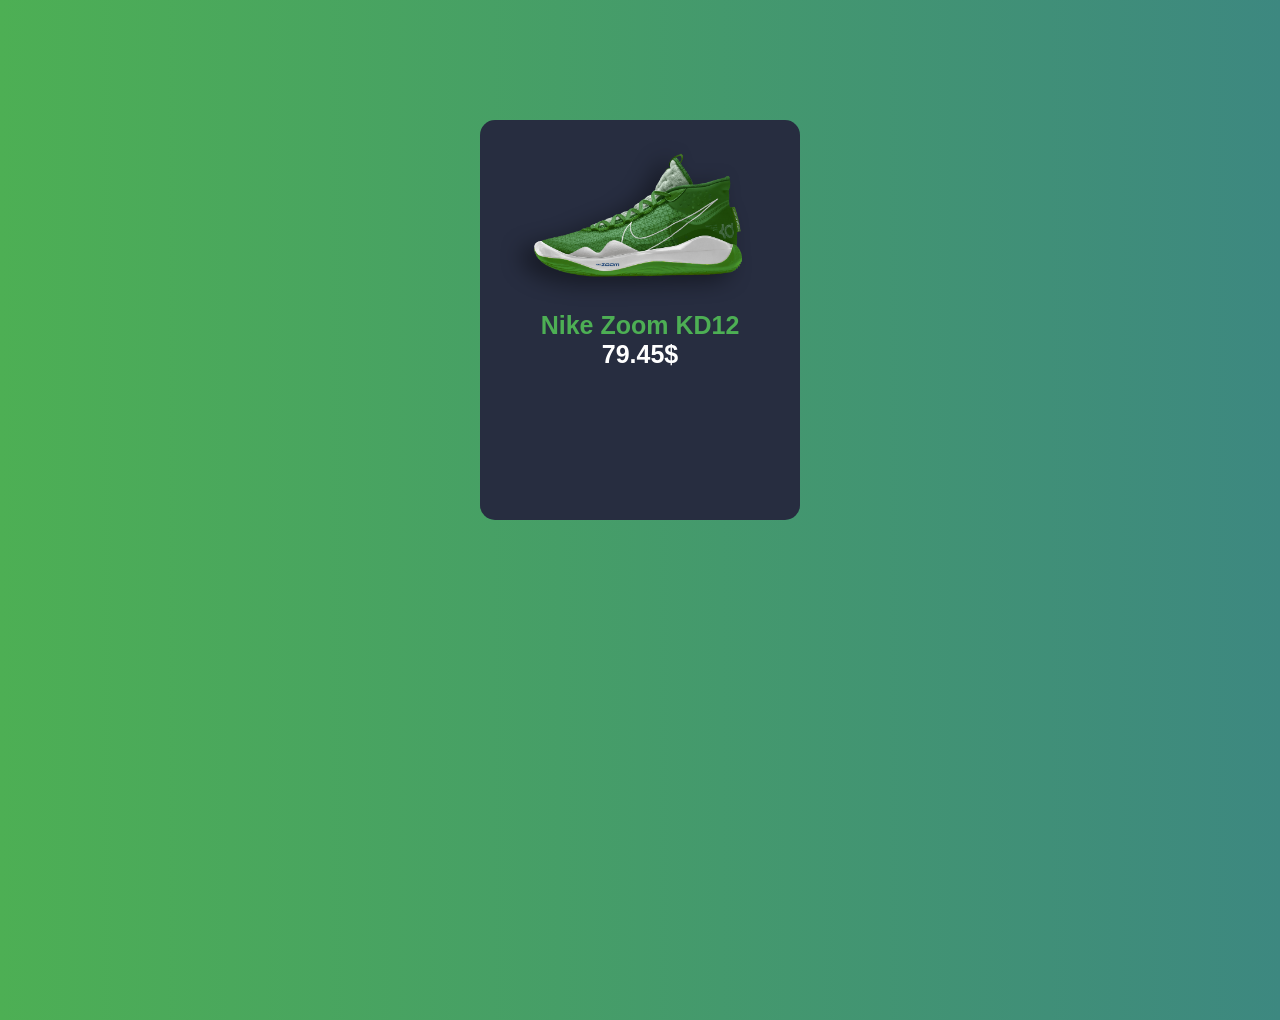
<file: Day1/index.html>
<!DOCTYPE html>
<html lang="en">
<head>
    <meta charset="UTF-8">
    <meta name="viewport" content="width=device-width, initial-scale=1.0">
    <link rel="stylesheet" href="assets/style.css">
    <!-- Box icons -->
    <link href='https://cdn.boxicons.com/fonts/basic/boxicons.min.css' rel='stylesheet'>
    <title>Day 1 | Product Card</title>
</head>
<body>
    <div class="card">
        <div class="card_heart">
            <i class='bx  bx-heart'></i> 
        </div>
        <div class="card_cart">
            <i class='bx  bx-cart'></i> 
        </div>
        <div class="card_img">
            <img src="./assets/image/NikeZoomKD12.png" alt="">
        </div>
        <div class="card_title">
            Nike Zoom KD12
        </div>
        <div class="card_price">
            79.45$
        </div>
        <div class="card_size">
            <h3>Size:</h3>
            <span>6</span>
            <span>7</span>
            <span>8</span>
            <span>9</span>
        </div>
        <div class="card_color">
            <h3>Color:</h3>
            <span class="card_color_green"></span>
            <span class="card_color_red"></span>
            <span class="card_color_black"></span>
        </div>
        <div class="card_action">
            <button class="card_buy">Buy Now</button>
            <button class="card_add">Add to Cart</button>
        </div>
    </div>
</body>
</html>
</file>
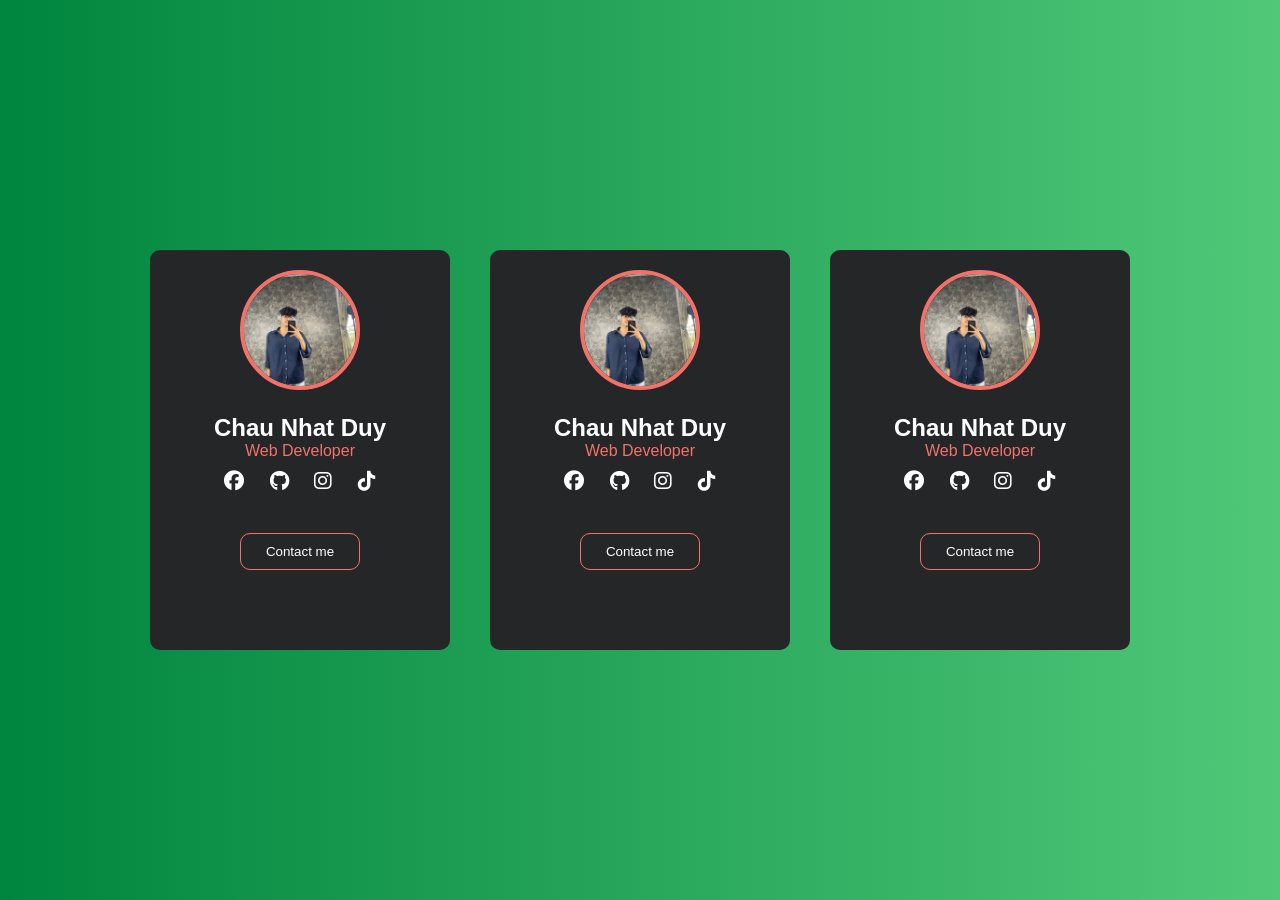
<file: Day2/index.html>
<!DOCTYPE html>
<html lang="en">
<head>
    <meta charset="UTF-8">
    <meta name="viewport" content="width=device-width, initial-scale=1.0">
    <title>Day 2 | Profile Card</title>
    <link rel="stylesheet" href="./assets/style.css">
    <link rel="stylesheet" href="./assets/icon/fontawesome-free-6.7.2-web/fontawesome-free-6.7.2-web/css/all.css">
    <link rel="icon" href="./assets/images/dyudev_selfie_1.jpg">
</head>
<body>
    <div class="profile_card">
        <img src="./assets/images/dyudev_selfie_1.jpg" alt="" class="img_avt">
        <h2 class="name">Chau Nhat Duy</h2>
        <p class="job">Web Developer</p>
        <div class="social_list">
            <a href="https://www.facebook.com/nDyu.InTechVN/" class="social_item">
                <i class="fa-brands fa-facebook"></i>
            </a>
            <a href="https://github.com/ndyudev" class="social_item">
                <i class="fa-brands fa-github"></i>
            </a>
            <a href="https://www.instagram.com/_nhyuh.ndyut_/" class="social_item">
                <i class="fa-brands fa-instagram"></i>
            </a>
            <a href="https://www.tiktok.com/@_ntdyuha.awhc_" class="social_item">
                <i class="fa-brands fa-tiktok"></i>
            </a>
        </div>
        <button>Contact me</button>
    </div>

    <div class="profile_card">
        <img src="./assets/images/dyudev_selfie_1.jpg" alt="" class="img_avt">
        <h2 class="name">Chau Nhat Duy</h2>
        <p class="job">Web Developer</p>
        <div class="social_list">
            <a href="https://www.facebook.com/nDyu.InTechVN/" class="social_item">
                <i class="fa-brands fa-facebook"></i>
            </a>
            <a href="https://github.com/ndyudev" class="social_item">
                <i class="fa-brands fa-github"></i>
            </a>
            <a href="https://www.instagram.com/_nhyuh.ndyut_/" class="social_item">
                <i class="fa-brands fa-instagram"></i>
            </a>
            <a href="https://www.tiktok.com/@_ntdyuha.awhc_" class="social_item">
                <i class="fa-brands fa-tiktok"></i>
            </a>
        </div>
        <button>Contact me</button>
    </div>

    <div class="profile_card">
        <img src="./assets/images/dyudev_selfie_1.jpg" alt="" class="img_avt">
        <h2 class="name">Chau Nhat Duy</h2>
        <p class="job">Web Developer</p>
        <div class="social_list">
            <a href="https://www.facebook.com/nDyu.InTechVN/" class="social_item">
                <i class="fa-brands fa-facebook"></i>
            </a>
            <a href="https://github.com/ndyudev" class="social_item">
                <i class="fa-brands fa-github"></i>
            </a>
            <a href="https://www.instagram.com/_nhyuh.ndyut_/" class="social_item">
                <i class="fa-brands fa-instagram"></i>
            </a>
            <a href="https://www.tiktok.com/@_ntdyuha.awhc_" class="social_item">
                <i class="fa-brands fa-tiktok"></i>
            </a>
        </div>
        <button>Contact me</button>
    </div>
</body>
</html>
</file>
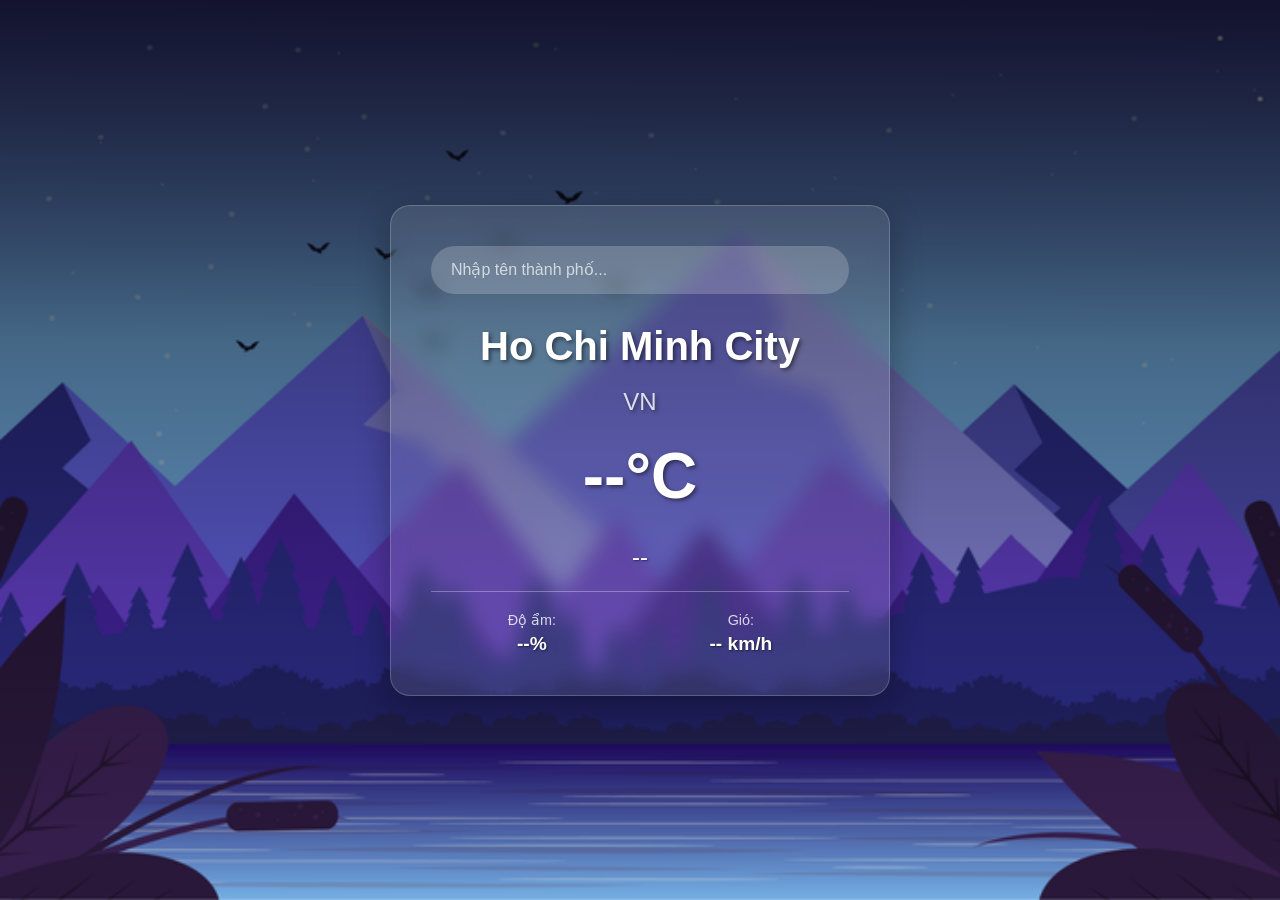
<file: Day9/index.html>
<!DOCTYPE html>
<html lang="en">
<head>
    <meta charset="UTF-8">
    <meta name="viewport" content="width=device-width, initial-scale=1.0">
    <title>Day 9 | Weather App</title>
    <link rel="stylesheet" href="./assets/css/style.css">
</head>
<body>
    <div class="weather-container">
        <input type="text" class="search" placeholder="Nhập tên thành phố...">
        <div class="content">
            <h1 class="capital">
                <span class="city">Ho Chi Minh City</span>
                <span class="country">VN</span>
            </h1>
            <div class="nhietdo">--°C</div>
            <div class="weather-info">
                <div class="weather-desc">--</div>
                <div class="weather-details">
                    <div class="humidity">
                        <span class="label">Độ ẩm:</span>
                        <span class="value">--%</span>
                    </div>
                    <div class="wind">
                        <span class="label">Gió:</span>
                        <span class="value">-- km/h</span>
                    </div>
                </div>
            </div>
        </div>
    </div>
    <script src="./js/main.js"></script>
</body>
</html>
</file>
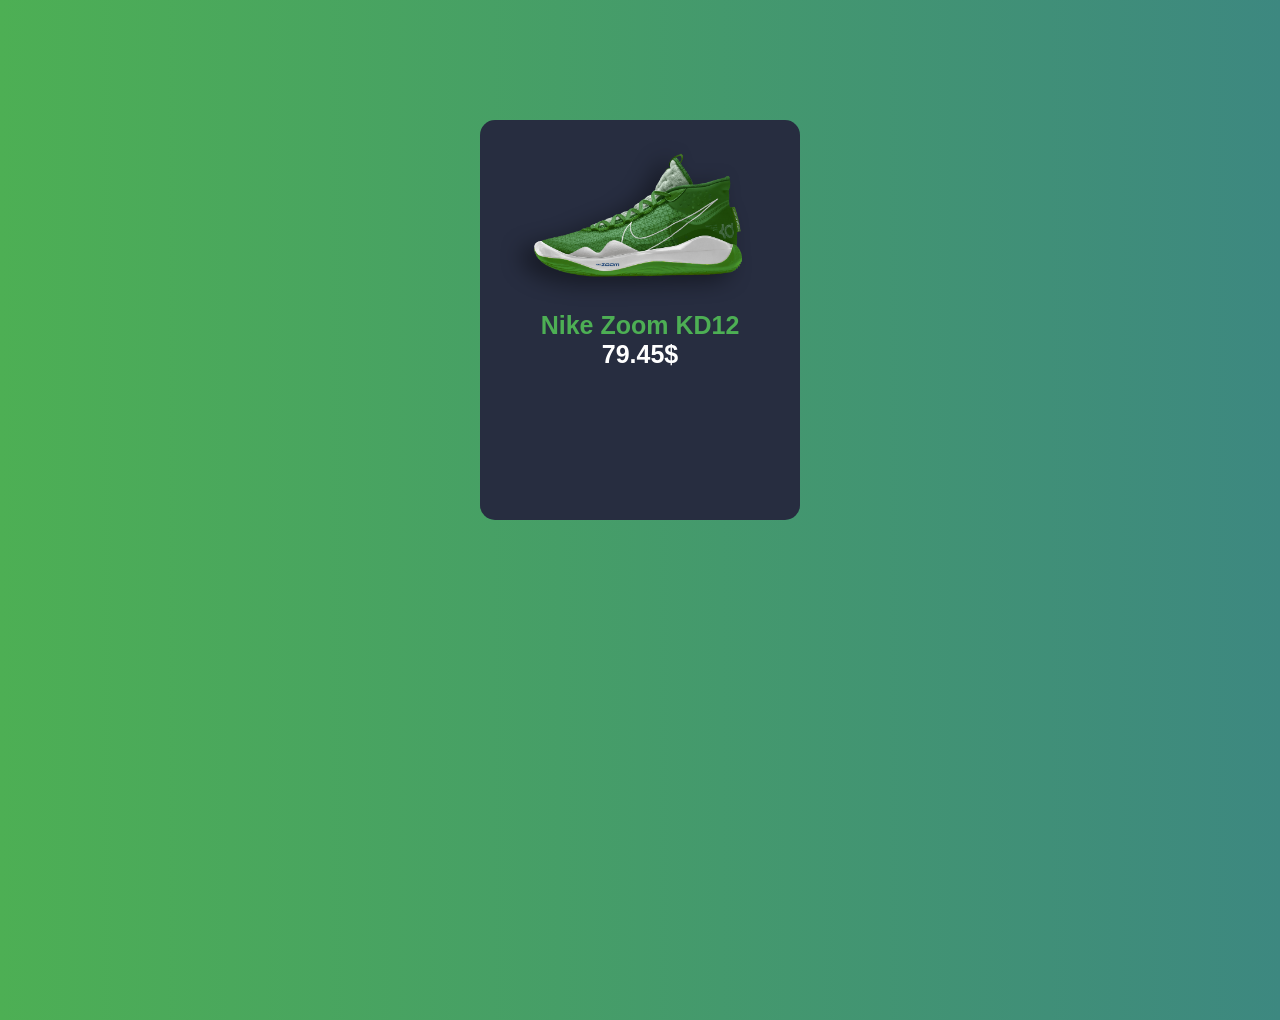
<file: Day1/day1.html>
<!-- Day 1 - Product Card | File: day1.html -->
<!DOCTYPE html>
<html lang="en">
<head>
    <meta charset="UTF-8">
    <meta name="viewport" content="width=device-width, initial-scale=1.0">
    <link rel="stylesheet" href="./assets/style.css">
    <!-- Box icons -->
    <link href='https://cdn.boxicons.com/fonts/basic/boxicons.min.css' rel='stylesheet'>
    <title>Day 1 | Product Card</title>
</head>
<body>
    <div class="card">
        <div class="card_heart">
            <i class='bx  bx-heart'></i> 
        </div>
        <div class="card_cart">
            <i class='bx  bx-cart'></i> 
        </div>
        <div class="card_img">
            <img src="./assets/image/NikeZoomKD12.png" alt="">
        </div>
        <div class="card_title">
            Nike Zoom KD12
        </div>
        <div class="card_price">
            79.45$
        </div>
        <div class="card_size">
            <h3>Size:</h3>
            <span>6</span>
            <span>7</span>
            <span>8</span>
            <span>9</span>
        </div>
        <div class="card_color">
            <h3>Color:</h3>
            <span class="card_color_green"></span>
            <span class="card_color_red"></span>
            <span class="card_color_black"></span>
        </div>
        <div class="card_action">
            <button class="card_buy">Buy Now</button>
            <button class="card_add">Add to Cart</button>
        </div>
    </div>
</body>
</html>
</file>
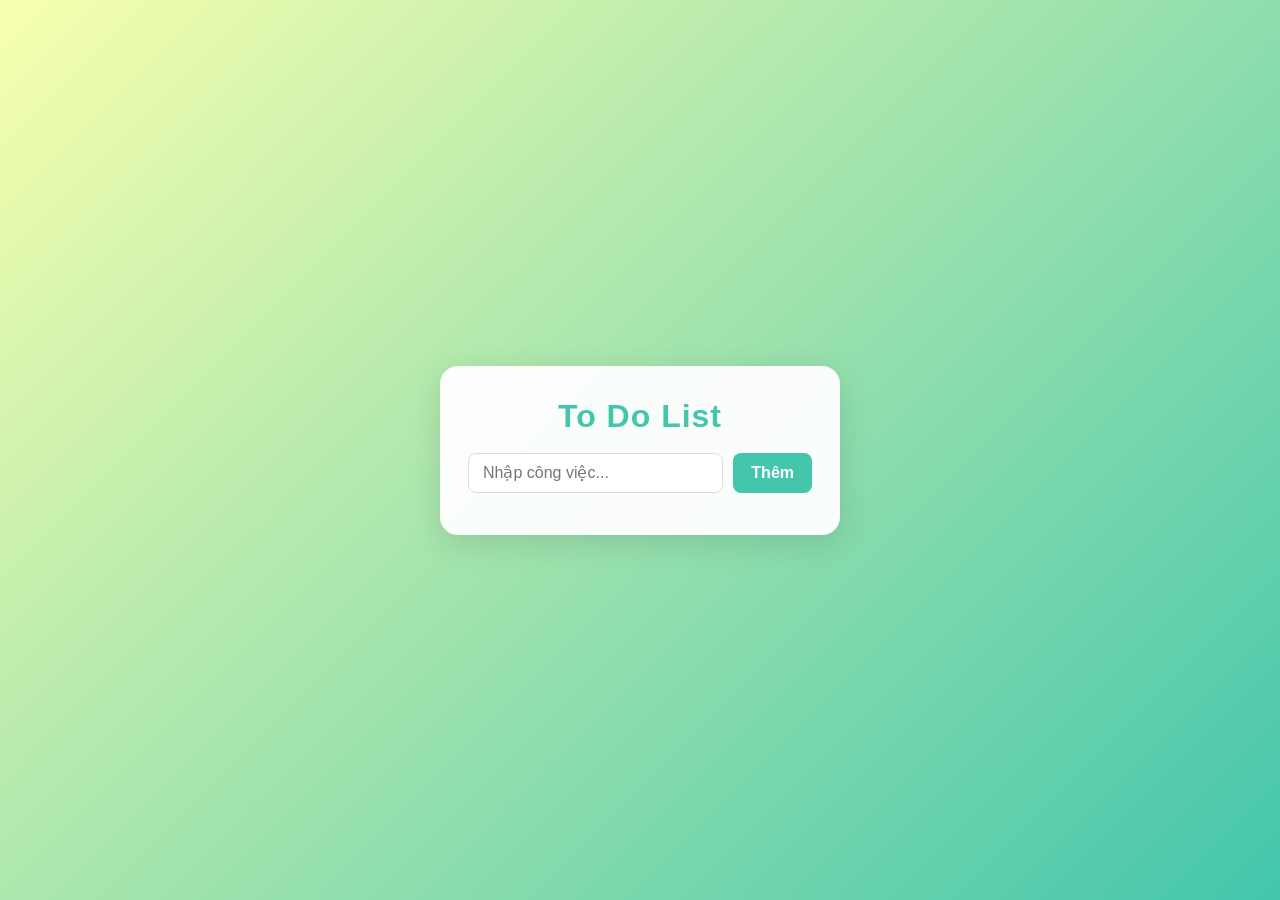
<file: Day10/day10.html>
<!DOCTYPE html>
<html lang="en">
<head>
    <meta charset="UTF-8">
    <meta name="viewport" content="width=device-width, initial-scale=1.0">
    <title>Day 10 | To Do List</title>
    <link rel="stylesheet" href="./assets/css/style.css">
</head>
<body>
    <div class="todo-container">
        <h1>To Do List</h1>
        <div class="todo-input">
            <input type="text" id="todo-input" placeholder="Nhập công việc...">
            <button id="add-btn">Thêm</button>
        </div>
        <ul id="todo-list"></ul>
    </div>
    <script src="./js/main.js"></script>
</body>
</html>
</file>
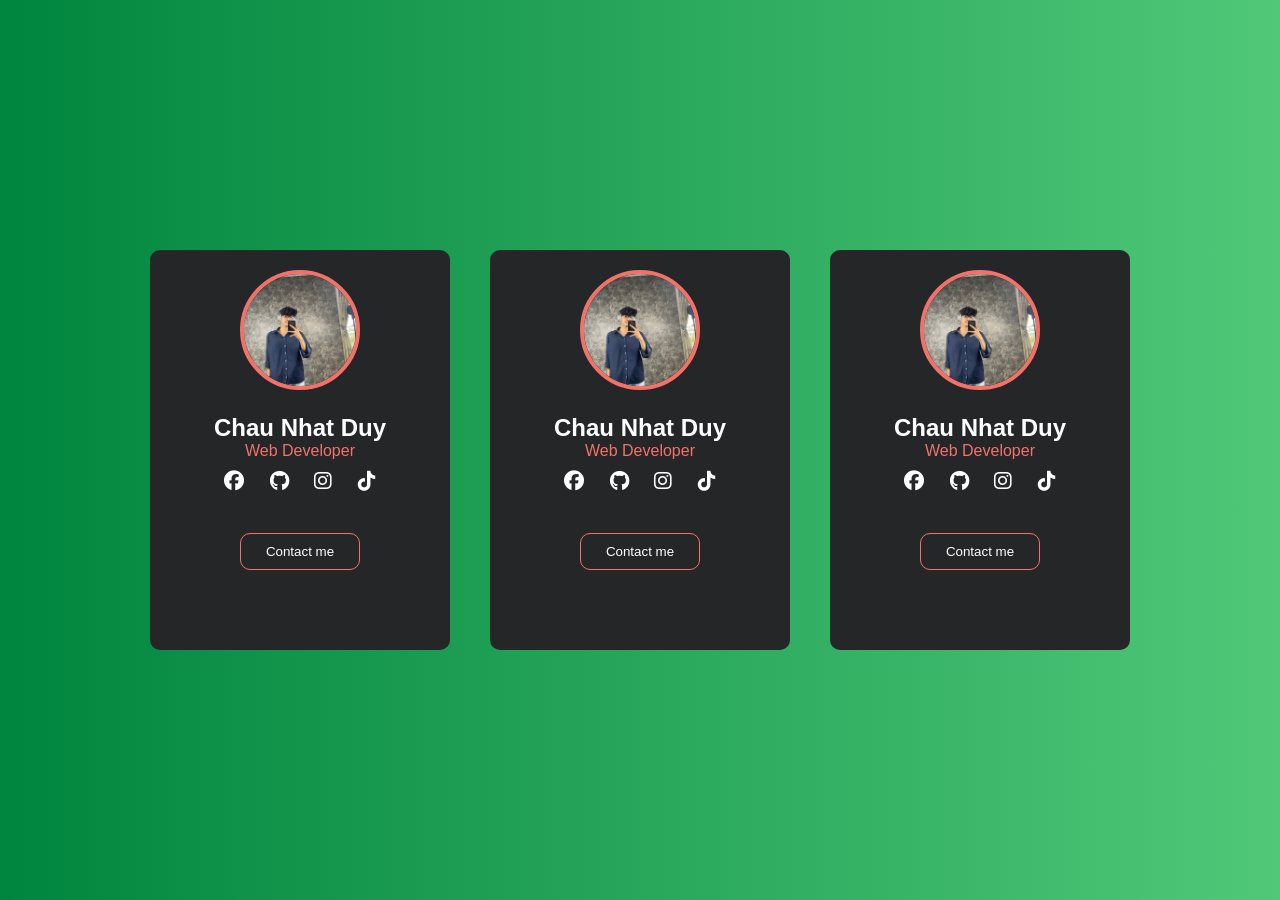
<file: Day2/day2.html>
<!-- Day 2 - Profile Card | File: day2.html -->
<!DOCTYPE html>
<html lang="en">
<head>
    <meta charset="UTF-8">
    <meta name="viewport" content="width=device-width, initial-scale=1.0">
    <title>Day 2 | Profile Card</title>
    <link rel="stylesheet" href="./assets/style.css">
    <link rel="stylesheet" href="./assets/icon/fontawesome-free-6.7.2-web/fontawesome-free-6.7.2-web/css/all.css">
    <link rel="icon" href="./assets/images/dyudev_selfie_1.jpg">
</head>
<body>
    <div class="profile_card">
        <img src="./assets/images/dyudev_selfie_1.jpg" alt="" class="img_avt">
        <h2 class="name">Chau Nhat Duy</h2>
        <p class="job">Web Developer</p>
        <div class="social_list">
            <a href="https://www.facebook.com/nDyu.InTechVN/" class="social_item">
                <i class="fa-brands fa-facebook"></i>
            </a>
            <a href="https://github.com/ndyudev" class="social_item">
                <i class="fa-brands fa-github"></i>
            </a>
            <a href="https://www.instagram.com/_nhyuh.ndyut_/" class="social_item">
                <i class="fa-brands fa-instagram"></i>
            </a>
            <a href="https://www.tiktok.com/@_ntdyuha.awhc_" class="social_item">
                <i class="fa-brands fa-tiktok"></i>
            </a>
        </div>
        <button>Contact me</button>
    </div>

    <div class="profile_card">
        <img src="./assets/images/dyudev_selfie_1.jpg" alt="" class="img_avt">
        <h2 class="name">Chau Nhat Duy</h2>
        <p class="job">Web Developer</p>
        <div class="social_list">
            <a href="https://www.facebook.com/nDyu.InTechVN/" class="social_item">
                <i class="fa-brands fa-facebook"></i>
            </a>
            <a href="https://github.com/ndyudev" class="social_item">
                <i class="fa-brands fa-github"></i>
            </a>
            <a href="https://www.instagram.com/_nhyuh.ndyut_/" class="social_item">
                <i class="fa-brands fa-instagram"></i>
            </a>
            <a href="https://www.tiktok.com/@_ntdyuha.awhc_" class="social_item">
                <i class="fa-brands fa-tiktok"></i>
            </a>
        </div>
        <button>Contact me</button>
    </div>

    <div class="profile_card">
        <img src="./assets/images/dyudev_selfie_1.jpg" alt="" class="img_avt">
        <h2 class="name">Chau Nhat Duy</h2>
        <p class="job">Web Developer</p>
        <div class="social_list">
            <a href="https://www.facebook.com/nDyu.InTechVN/" class="social_item">
                <i class="fa-brands fa-facebook"></i>
            </a>
            <a href="https://github.com/ndyudev" class="social_item">
                <i class="fa-brands fa-github"></i>
            </a>
            <a href="https://www.instagram.com/_nhyuh.ndyut_/" class="social_item">
                <i class="fa-brands fa-instagram"></i>
            </a>
            <a href="https://www.tiktok.com/@_ntdyuha.awhc_" class="social_item">
                <i class="fa-brands fa-tiktok"></i>
            </a>
        </div>
        <button>Contact me</button>
    </div>
</body>
</html>
</file>
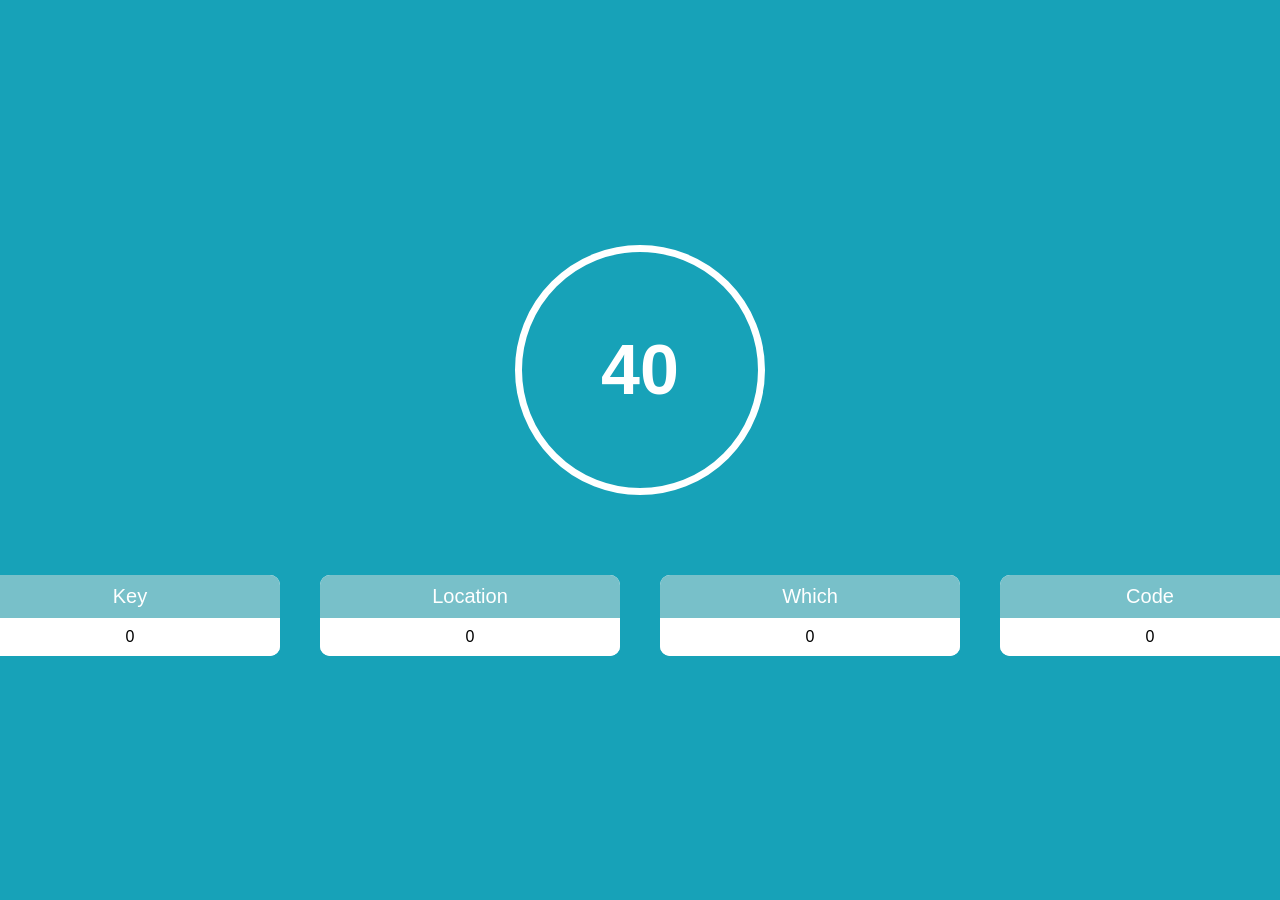
<file: Day6/day6.html>
<!DOCTYPE html>
<html lang="en">
<head>
    <meta charset="UTF-8">
    <meta name="viewport" content="width=device-width, initial-scale=1.0">
    <title>Day 6 | Key Down Event</title>
    <link rel="stylesheet" href="./assets/css/style.css">
</head>
<body>
    <button class="alert hide">Press any key</button>
    <div class="box">
        <div class="result">40</div>
        <div class="detail">
            <div class="card key">
                <p>Key</p>
                <p>0</p>
            </div>
            <div class="card location">
                <p>Location</p>
                <p>0</p>
            </div>
            <div class="card which">
                <p>Which</p>
                <p>0</p>
            </div>
            <div class="card code">
                <p>Code</p>
                <p>0</p>
            </div>
        </div>
    </div>
    <script src="./js/main.js"></script>
</body>
</html>
</file>
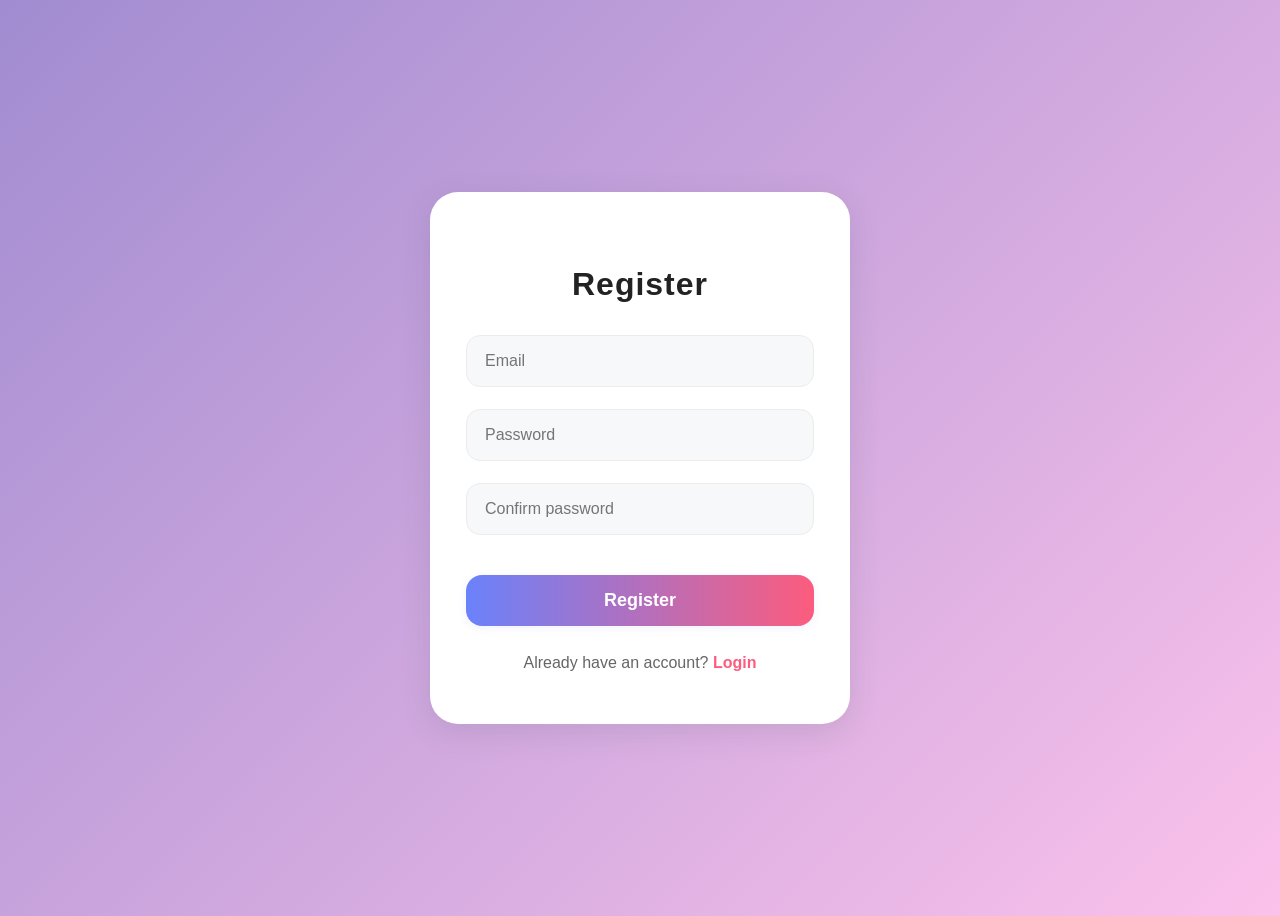
<file: Day8/day8.html>
<!DOCTYPE html>
<html lang="en">
<head>
  <meta charset="UTF-8">
  <meta name="viewport" content="width=device-width, initial-scale=1.0">
  <title>Register / Login Form</title>
  <link rel="stylesheet" href="./assets/css/style.css">
</head>
<body>
  <div class="container">
    <!-- Register Form -->
    <form id="registerForm" class="form active" autocomplete="off">
      <h2>Register</h2>
      <div class="form-group">
        <input type="text" id="regEmail" placeholder="Email">
        <small class="error"></small>
      </div>
      <div class="form-group">
        <input type="password" id="regPassword" placeholder="Password">
        <small class="error"></small>
      </div>
      <div class="form-group">
        <input type="password" id="regConfirmPassword" placeholder="Confirm password">
        <small class="error"></small>
      </div>
      <button type="submit" class="btn">Register</button>
      <p class="switch">Already have an account? <a href="#" id="toLogin">Login</a></p>
    </form>
    <!-- Login Form -->
    <form id="loginForm" class="form" autocomplete="off">
      <h2>Login</h2>
      <div class="form-group">
        <input type="text" id="loginEmail" placeholder="Email">
        <small class="error"></small>
      </div>
      <div class="form-group">
        <input type="password" id="loginPassword" placeholder="Password">
        <small class="error"></small>
      </div>
      <button type="submit" class="btn">Login</button>
      <p class="switch">Not a member? <a href="#" id="toRegister">Signup</a></p>
    </form>
  </div>
  <script src="./js/main.js"></script>
</body>
</html>
</file>
<file: Day1/assets/style.css>
/* Reset */
* {
    margin: 0;
    padding: 0;
    box-sizing: border-box;
    font-family: 'Poppins', sans-serif;
}

:root {
    --primary-color: #4daf54;
    --primary-color-dark: #3d8880;
    --text-color: #fff;
}

/* Font */
@import url('https://fonts.googleapis.com/css2?family=Poppins:ital,wght@0,100;0,200;0,300;0,400;0,500;0,600;0,700;0,800;0,900;1,100;1,200;1,300;1,400;1,500;1,600;1,700;1,800;1,900&display=swap');

/* Global */


body {
    height: 100vh;
    background: linear-gradient(to right, #4daf54, #3d8880);
}

.card {
    margin: 120px auto;
    width: 320px;
    height: 400px;
    background: #272d40;
    border-radius: 15px;
    padding: 20px;
    position: relative;
    color: #fff;
}

.card_heart, .card_cart {
    font-size: 25px;
    position: absolute;
    left: 20px;
    top: 15px;
}

.card_cart {
    left: unset;
    right: 20px;
}

.card_img {
    width: 90%;
}

.card_img img {
    width: 100%;
    height: 100%;
    object-fit: cover;
}

.card_title, .card_price {
    text-align: center;
    font-weight: bold;
    font-size: 25px;
}

.card_title {
    color: var(--primary-color);
}

.card_color, .card_size {
    display: flex;
    align-items: center;
}

.card_size {
    margin-top: 150px;
}

.card_size, .card_color, .card_action {
    visibility: hidden;
    opacity: 0;
    transition: 0.5s;
    transition-delay: 0.4s;
}

.card:hover .card_size,
.card:hover .card_color,
.card:hover .card_action {
    visibility: visible;
    opacity: 100;
}

.card:hover .card_size {
    margin-top: 0px;
}

.card_size span {
    padding: 1px 10px;
    background: #dadada;
    color: #000;
    border-radius: 5px;
    margin: 0 5px;
}

.card_color span {
    width: 15px;
    height: 15px;
    border-radius: 50%;
    margin: 0 5px;
    cursor: pointer;
}

.card_color_green {
    background-color: green;
}

.card_color_red {
    background-color: red;
}

.card_color_black {
    background: #000;
}

.card_action button {
    background: var(--primary-color);
    border: none;
    outline: none;
    color: #fff;
    padding: 10px 20px;
    border-radius: 5px;
    font-weight: bold;
}

.card:hover .card_img {
    transform: translateY(-90px) rotate(-20deg);
    transition: 0.5s;
}

.card:hover .card_title {
    transform: translate(-44px, -52px);
    transition: 0.5s;
}

.card:hover .card_price {
    transform: translate(-98px, -52px);
    transition: 0.5s;
}

.card_action button:hover {
    transform: scale(0.9);
    cursor: pointer;
    transition: 0.5s;
}
</file>
<file: Day2/assets/style.css>
/* Reset */
* {
    padding: 0;
    margin: 0;
    box-sizing: border-box;
}

:root {
    --primary-color: #f2726a;
    --primary-color-dark: #a4552a;
    --text-color: #ffffff;
}

@import url('https://fonts.googleapis.com/css2?family=Poppins:ital,wght@0,100;0,200;0,300;0,400;0,500;0,600;0,700;0,800;0,900;1,100;1,200;1,300;1,400;1,500;1,600;1,700;1,800;1,900&display=swap');

body {
    height: 100vh;
    background: linear-gradient(to right, #00853e, #50c878);
    display: flex;
    justify-content: center;
    align-items: center;
    font-family: 'Poppins', sans-serif;
}

.profile_card {
    width: 300px;
    height: 400px;
    border-radius: 10px;
    background-color:#242628;
    text-align: center;
    margin: 0px 20px;
    overflow: hidden;
}

img {
    object-fit: cover;
    width: 100%;
    height: 100%;
    object-position: center;
    margin-top: 20px;
}

.img_avt {
    width: 120px;
    height: 120px;
    border: 4px solid var(--primary-color);
    border-radius: 50%;
}

.img_avt:hover {
    border: none;
    width: 100%;
    height: 100%;
    transition: 0.5s;
    border-radius: unset;
    margin-top: 0px;
}


.name {
    margin-top: 20px;
    color: var(--text-color);
}

.job {
    color: var(--primary-color);
}

.social_item {
    padding: 10px 0;
    color: var(--text-color);
    margin: 0 10px;
    font-size: 20px;
    text-decoration: none;
    margin-top: 40px;
}

.social_item:hover {
    color: var(--primary-color);
    transition: 0.5s;
    cursor: pointer;
}

.social_list {
    margin-top: 10px;
    margin-bottom: 10px;
}

.profile_card button {
    background-color: #242628;
    border: 1px solid var(--primary-color);
    outline: none;
    margin-top: 30px;
    padding: 10px 25px;
    border-radius: 10px;
    color: white;
}

.profile_card button:hover {
    cursor: pointer;
    background-color: var(--primary-color);
    transition: 0.5s;
    color: black;
}
</file>
<file: Day9/assets/css/style.css>
/* Reset CSS */
* {
    padding: 0;
    margin: 0;
    box-sizing: border-box;
}

@import url('https://fonts.googleapis.com/css2?family=Poppins:ital,wght@0,100;0,200;0,300;0,400;0,500;0,600;0,700;0,800;0,900;1,100;1,200;1,300;1,400;1,500;1,600;1,700;1,800;1,900&display=swap');

body {
    height: 100vh;
    display: flex;
    justify-content: center;
    align-items: center;
    background: linear-gradient(to bottom, rgba(0,0,0,0.7), rgba(0,0,0,0.1)), url(../img/cool.jpg) no-repeat center center / cover;
    font-family: 'Poppins', sans-serif;
}

.weather-container {
    background: rgba(255, 255, 255, 0.1);
    backdrop-filter: blur(10px);
    border-radius: 20px;
    padding: 40px;
    box-shadow: 0 8px 32px rgba(0, 0, 0, 0.3);
    border: 1px solid rgba(255, 255, 255, 0.2);
    text-align: center;
    min-width: 350px;
    max-width: 500px;
    width: 90%;
}

.search {
    width: 100%;
    padding: 15px 20px;
    border: none;
    outline: none;
    background: rgba(255, 255, 255, 0.2);
    border-radius: 25px;
    color: white;
    font-size: 16px;
    margin-bottom: 30px;
    transition: all 0.3s ease;
}

.search::placeholder {
    color: rgba(255, 255, 255, 0.7);
}

.search:focus {
    background: rgba(255, 255, 255, 0.3);
    box-shadow: 0 0 20px rgba(255, 255, 255, 0.2);
}

.content {
    color: white;
}

.capital {
    font-size: 2.5rem;
    font-weight: 600;
    margin-bottom: 20px;
    text-shadow: 2px 2px 4px rgba(0, 0, 0, 0.5);
}

.city {
    display: block;
    margin-bottom: 5px;
}

.country {
    font-size: 1.5rem;
    font-weight: 400;
    opacity: 0.8;
}

.nhietdo {
    font-size: 4rem;
    font-weight: 700;
    margin-top: 20px;
    text-shadow: 2px 2px 4px rgba(0, 0, 0, 0.5);
}

.weather-info {
    margin-top: 30px;
}

.weather-desc {
    font-size: 1.5rem;
    font-weight: 500;
    margin-bottom: 20px;
    text-transform: capitalize;
    text-shadow: 1px 1px 2px rgba(0, 0, 0, 0.5);
}

.weather-details {
    display: flex;
    justify-content: space-around;
    margin-top: 20px;
    padding-top: 20px;
    border-top: 1px solid rgba(255, 255, 255, 0.3);
}

.humidity, .wind {
    display: flex;
    flex-direction: column;
    align-items: center;
    gap: 5px;
}

.label {
    font-size: 0.9rem;
    opacity: 0.8;
    font-weight: 400;
}

.value {
    font-size: 1.2rem;
    font-weight: 600;
    text-shadow: 1px 1px 2px rgba(0, 0, 0, 0.5);
}

/* Responsive Design */
@media (max-width: 480px) {
    .weather-container {
        padding: 30px 20px;
        min-width: 280px;
    }
    
    .capital {
        font-size: 2rem;
    }
    
    .nhietdo {
        font-size: 3rem;
    }
    
    .weather-details {
        flex-direction: column;
        gap: 15px;
    }
}
</file>
<file: Day10/assets/css/style.css>
/* Reset CSS */
* {
    padding: 0;
    margin: 0;
    box-sizing: border-box;
}

@import url('https://fonts.googleapis.com/css2?family=Poppins:wght@400;500;600;700&display=swap');

body {
    min-height: 100vh;
    background: linear-gradient(135deg, #f8ffae 0%, #43c6ac 100%);
    display: flex;
    justify-content: center;
    align-items: center;
    font-family: 'Poppins', sans-serif;
}

.todo-container {
    background: rgba(255,255,255,0.95);
    padding: 32px 28px 24px 28px;
    border-radius: 18px;
    box-shadow: 0 8px 32px rgba(0,0,0,0.12);
    min-width: 340px;
    max-width: 400px;
    width: 100%;
}

.todo-container h1 {
    text-align: center;
    margin-bottom: 18px;
    color: #43c6ac;
    font-size: 2rem;
    letter-spacing: 1px;
}

.todo-input {
    display: flex;
    gap: 10px;
    margin-bottom: 18px;
}

#todo-input {
    flex: 1;
    padding: 10px 14px;
    border: 1px solid #ddd;
    border-radius: 8px;
    font-size: 1rem;
    outline: none;
    transition: border 0.2s;
}
#todo-input:focus {
    border: 1.5px solid #43c6ac;
}

#add-btn {
    padding: 10px 18px;
    background: #43c6ac;
    color: #fff;
    border: none;
    border-radius: 8px;
    font-weight: 600;
    font-size: 1rem;
    cursor: pointer;
    transition: background 0.2s;
}
#add-btn:hover {
    background: #2e8b7a;
}

#todo-list {
    list-style: none;
    padding: 0;
    margin: 0;
}

.todo-item {
    display: flex;
    align-items: center;
    justify-content: space-between;
    background: #f6f6f6;
    border-radius: 8px;
    padding: 10px 14px;
    margin-bottom: 10px;
    box-shadow: 0 2px 8px rgba(67,198,172,0.06);
    transition: background 0.2s;
}
.todo-item.completed {
    background: #e0f7ef;
    text-decoration: line-through;
    color: #aaa;
}

.todo-text {
    flex: 1;
    font-size: 1rem;
    cursor: pointer;
}

.todo-action {
    display: flex;
    gap: 10px;
}

.delete-btn {
    background: none;
    border: none;
    color: #e57373;
    font-size: 1.1rem;
    cursor: pointer;
    transition: color 0.2s;
}
.delete-btn:hover {
    color: #b71c1c;
}

@media (max-width: 500px) {
    .todo-container {
        min-width: 90vw;
        padding: 18px 8px 14px 8px;
    }
    .todo-container h1 {
        font-size: 1.3rem;
    }
    #add-btn {
        padding: 8px 10px;
        font-size: 0.95rem;
    }
    .todo-item {
        font-size: 0.95rem;
        padding: 8px 8px;
    }
}
</file>
<file: Day6/assets/css/style.css>
/* Reset */
* {
    padding: 0;
    margin: 0;
    box-sizing: border-box;
}

@import url('https://fonts.googleapis.com/css2?family=Poppins:ital,wght@0,100;0,200;0,300;0,400;0,500;0,600;0,700;0,800;0,900;1,100;1,200;1,300;1,400;1,500;1,600;1,700;1,800;1,900&display=swap');

body {
    font-family: 'Poppins', sans-serif;
    height: 100vh;
    background-color: #17a2b8;
    color: #fff;
    display: flex;
    flex-direction: column;
    justify-content: center;
    align-items: center;
}

/* .box {
    display: flex;
    flex-direction: column;
    align-items: center;
    justify-content: center;
} */

.alert {
    font-size: 40px;
    border-radius: 10px;
    padding: 5px 30px;
    outline: none;
    border: none;
    background-color: #fff;
    color: #17a2b8;
    font-weight: bold;
}

.box .result {
    height: 250px;
    width: 250px;
    border: 7px solid white;
    border-radius: 50%;
    display: flex;
    align-items: center;
    justify-content: center;
    font-size: 70px;
    font-weight: bold;
    margin: auto;
    margin-bottom: 80px;
}


.card {
    width: 300px;
    border-radius: 10px;
    background: #fff;
    margin: 0 20px;
    overflow: hidden;
}

.card p {
    text-align: center;
    color: black;
    padding: 10px;
    background-color: #fff;
}

.card p:first-child {
    background-color: #78c0c9;
    color: #fff;
    font-size: 20px;
}

.detail {
    display: flex;
}

.hide {
    display: none;
}
</file>
<file: Day8/assets/css/style.css>
body {
    min-height: 100vh;
    background: linear-gradient(135deg, #a18cd1 0%, #fbc2eb 100%);
    display: flex;
    align-items: center;
    justify-content: center;
    font-family: 'Poppins', sans-serif;
  }
  
  .container {
    background: #fff;
    padding: 48px 36px 36px 36px;
    border-radius: 28px;
    box-shadow: 0 8px 32px rgba(44,62,80,0.13);
    width: 420px;
    max-width: 95vw;
    display: flex;
    flex-direction: column;
    align-items: center;
    box-sizing: border-box;
  }
  
  .form {
    width: 100%;
    max-width: 100%;
    display: none;
    animation: fadeIn 0.3s;
  }
  .form.active {
    display: block;
  }
  
  form h2 {
    text-align: center;
    margin-bottom: 32px;
    font-weight: 700;
    color: #222;
    letter-spacing: 1px;
    font-size: 2rem;
  }
  
  .form-group {
    margin-bottom: 22px;
    width: 100%;
    position: relative;
  }
  
  input[type="text"], input[type="password"] {
    width: 100%;
    box-sizing: border-box;
    padding: 16px 18px;
    border: 1.5px solid #ececec;
    border-radius: 14px;
    font-size: 16px;
    outline: none;
    background: #f7f8fa;
    transition: border 0.2s, box-shadow 0.2s;
    color: #222;
    margin: 0;
  }
  
  input:focus {
    border-color: #a18cd1;
    background: #fff;
    box-shadow: 0 2px 12px rgba(161,140,209,0.08);
  }
  
  .btn {
    width: 100%;
    padding: 15px 0;
    background: linear-gradient(90deg, #6a82fb 0%, #fc5c7d 100%);
    color: #fff;
    border: none;
    border-radius: 16px;
    font-size: 18px;
    font-weight: 700;
    cursor: pointer;
    margin-top: 18px;
    margin-bottom: 10px;
    box-shadow: 0 2px 8px rgba(106,130,251,0.10);
    transition: background 0.2s, box-shadow 0.2s, transform 0.1s;
  }
  
  .btn:hover {
    background: linear-gradient(90deg, #fc5c7d 0%, #6a82fb 100%);
    box-shadow: 0 4px 16px rgba(252,92,125,0.13);
    transform: translateY(-2px) scale(1.02);
  }
  
  .switch {
    text-align: center;
    margin-top: 18px;
    font-size: 16px;
    color: #666;
    width: 100%;
  }
  
  .switch a {
    color: #fc5c7d;
    text-decoration: none;
    font-weight: 700;
    transition: color 0.2s;
  }
  
  .switch a:hover {
    color: #6a82fb;
    text-decoration: underline;
  }
  
  .error {
    color: #e74c3c;
    font-size: 13px;
    position: absolute;
    left: 0;
    bottom: -18px;
    display: none;
    font-weight: 500;
    letter-spacing: 0.2px;
  }
  
  @keyframes fadeIn {
    from { opacity: 0; transform: translateY(20px);}
    to { opacity: 1; transform: translateY(0);}
  }
  
  /* Responsive */
  @media (max-width: 540px) {
    .container {
      padding: 18px 4vw 18px 4vw;
      border-radius: 14px;
      width: 98vw;
    }
    form h2 {
      font-size: 1.3rem;
    }
    .btn {
      font-size: 15px;
      padding: 12px 0;
    }
  }
</file>
